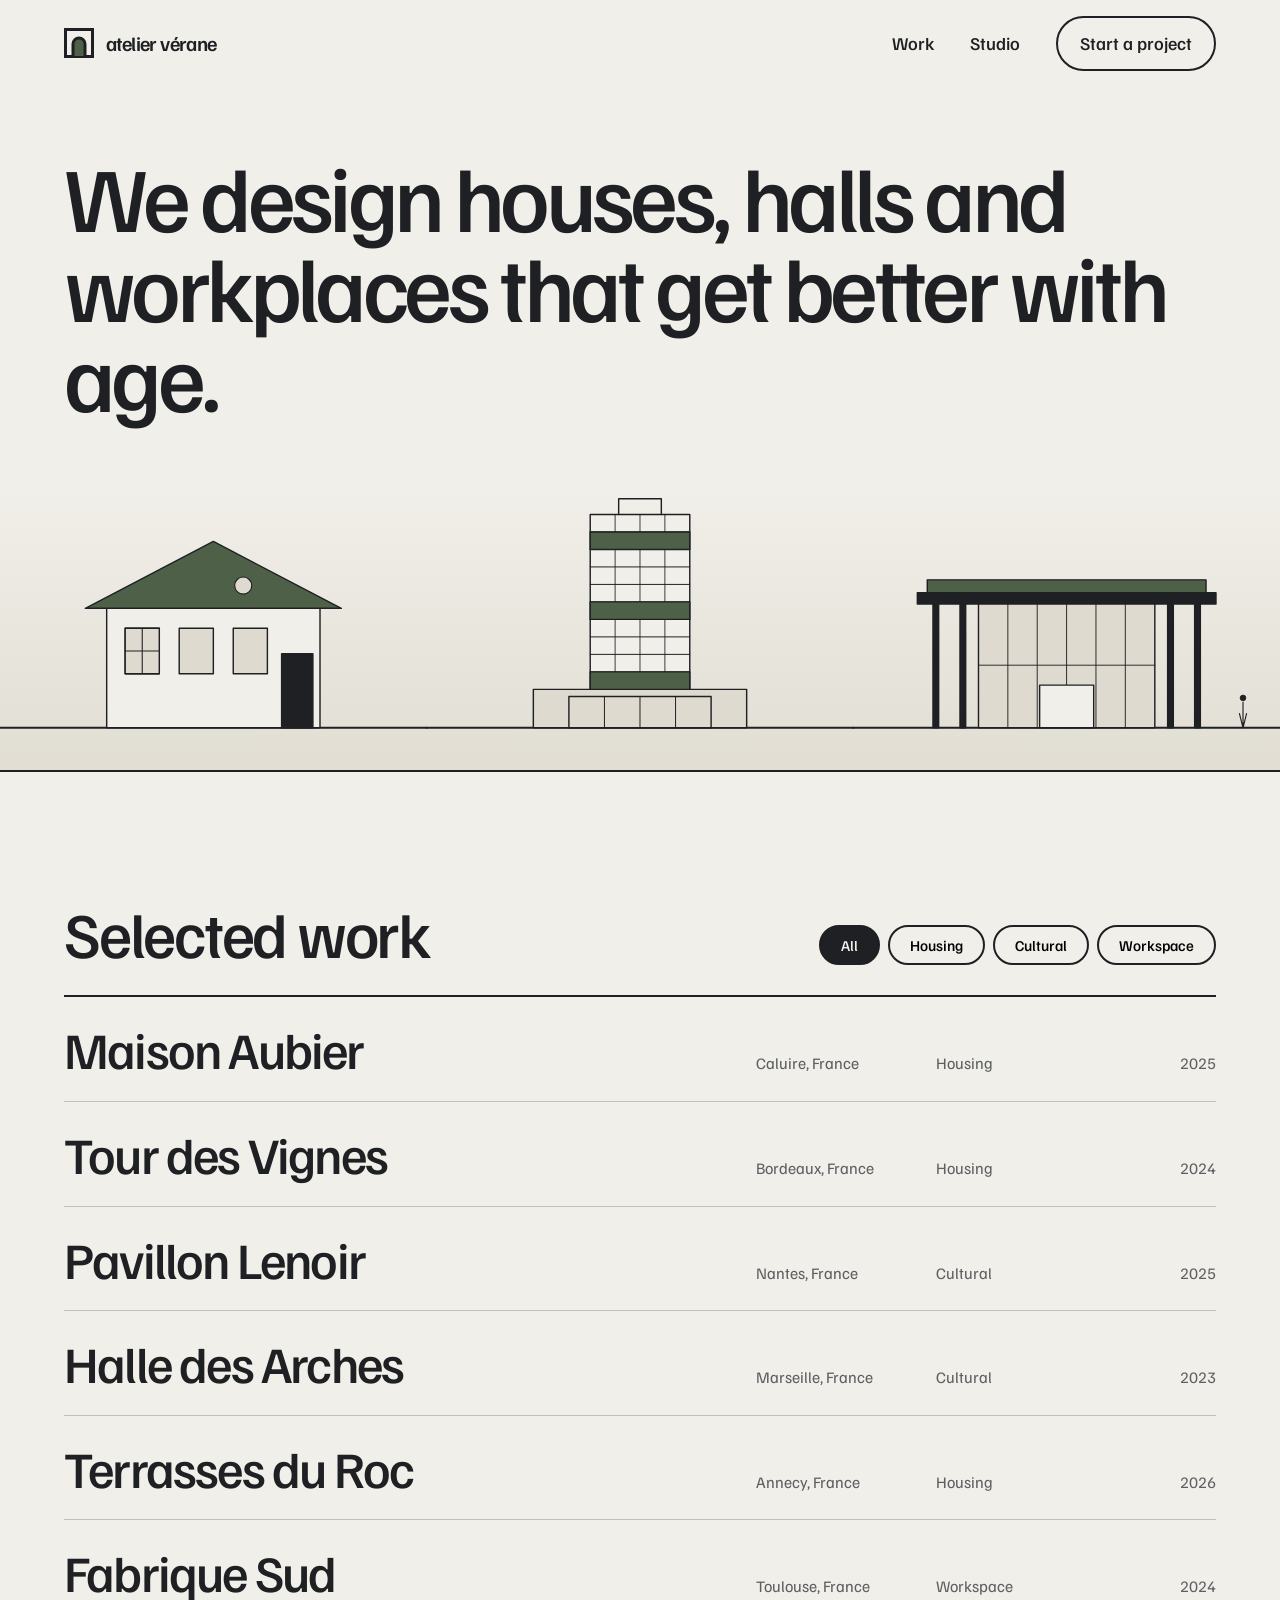
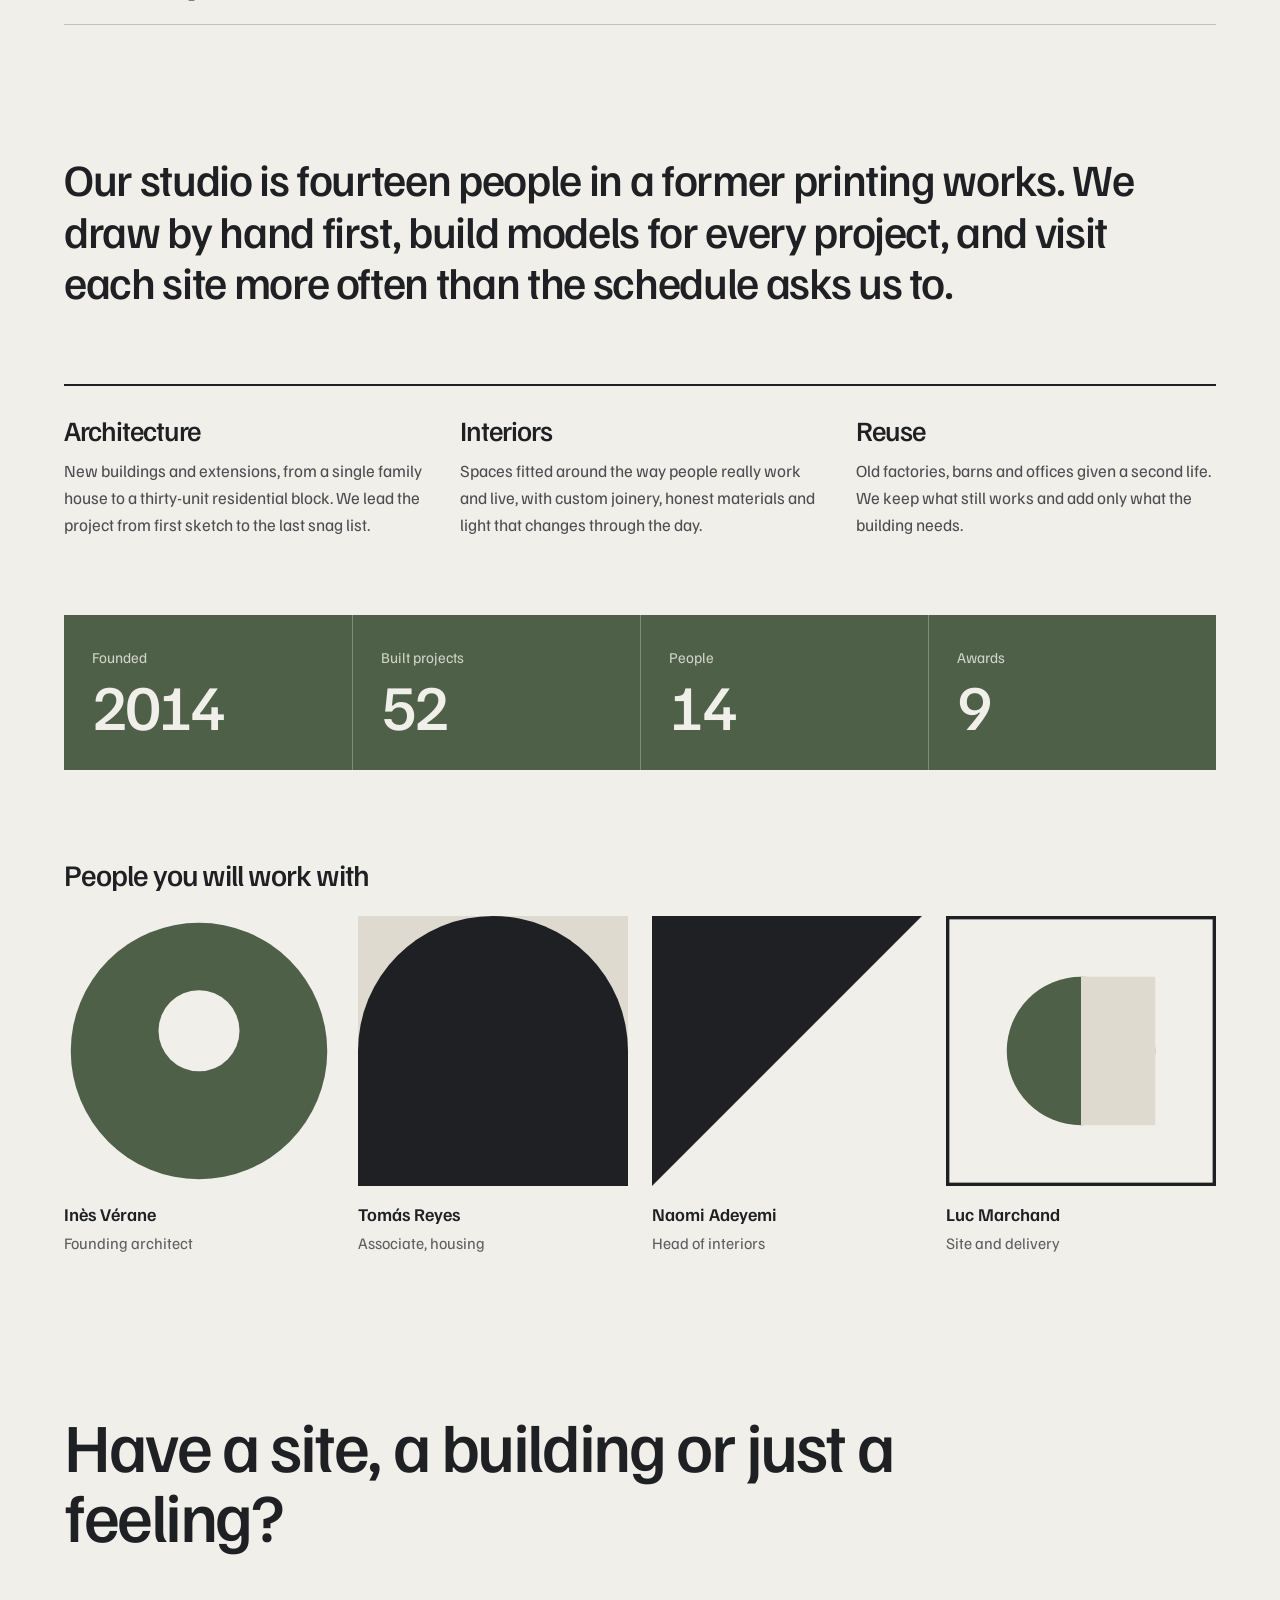
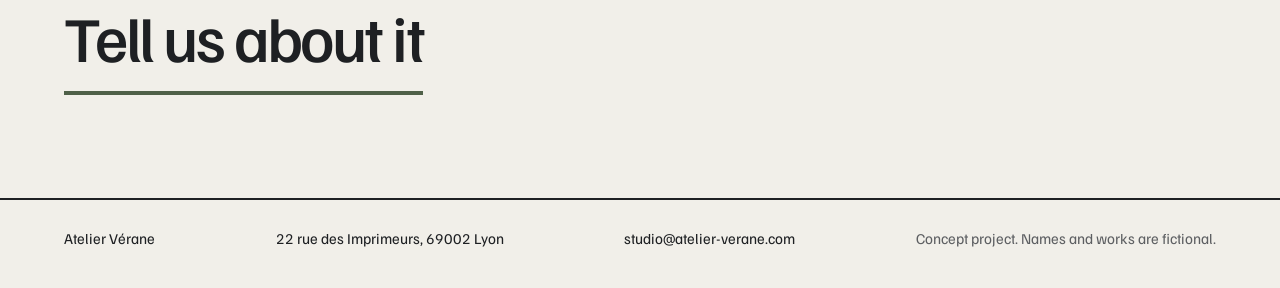
<file: index.html>
<!doctype html>
<html lang="en">
<head>
<meta charset="utf-8">
<meta name="viewport" content="width=device-width,initial-scale=1">
<title>Atelier Vérane: architecture and interiors</title>
<meta name="description" content="Atelier Vérane is an architecture and interiors studio designing homes, public buildings and workplaces that improve with age.">
<meta property="og:title" content="Atelier Vérane: architecture and interiors">
<meta property="og:description" content="Homes, halls and workplaces that improve with age.">
<meta name="theme-color" content="#F1EFE9">
<link rel="icon" href="favicon.svg" type="image/svg+xml">
<link rel="preconnect" href="https://fonts.googleapis.com">
<link rel="preconnect" href="https://fonts.gstatic.com" crossorigin>
<link href="https://fonts.googleapis.com/css2?family=Familjen+Grotesk:ital,wght@0,400;0,500;0,600;1,400&display=swap" rel="stylesheet">
<link rel="stylesheet" href="style.css">
</head>
<body class="home">

<header class="nav">
  <a class="logo" href="index.html" aria-label="Atelier Vérane home">
    <svg width="30" height="30" viewBox="0 0 30 30" aria-hidden="true"><rect x="1.5" y="1.5" width="27" height="27" fill="none" stroke="currentColor" stroke-width="3"/><path d="M9 28V16a6 6 0 0 1 12 0v12" fill="#4F6048" stroke="currentColor" stroke-width="3"/></svg>
    <span>atelier vérane</span>
  </a>
  <nav id="menu" aria-label="Main">
    <a href="index.html#work">Work</a>
    <a href="index.html#studio">Studio</a>
    <a href="contact.html" class="pill">Start a project</a>
  </nav>
  <button class="burger" id="burger" aria-label="Open menu" aria-expanded="false" aria-controls="menu"><span></span><span></span></button>
</header>

<main>
  <section class="hero">
    <h1>We design houses, halls and workplaces that get better with age.</h1>
    <div class="skyline" id="skyline" role="img" aria-label="Line elevations of three Atelier Vérane buildings: a house, a tower and a pavilion"></div>
  </section>

  <section class="sec" id="work">
    <div class="sec-top">
      <h2>Selected work</h2>
      <div class="chips" id="chips" role="group" aria-label="Filter projects">
        <button class="on" data-f="all">All</button><button data-f="Housing">Housing</button><button data-f="Cultural">Cultural</button><button data-f="Workspace">Workspace</button>
      </div>
    </div>
    <div class="list" id="list"></div>
  </section>

  <section class="sec studio" id="studio">
    <p class="statement">Our studio is fourteen people in a former printing works. We draw by hand first, build models for every project, and visit each site more often than the schedule asks us to.</p>
    <div class="cols">
      <div><h3>Architecture</h3><p>New buildings and extensions, from a single family house to a thirty-unit residential block. We lead the project from first sketch to the last snag list.</p></div>
      <div><h3>Interiors</h3><p>Spaces fitted around the way people really work and live, with custom joinery, honest materials and light that changes through the day.</p></div>
      <div><h3>Reuse</h3><p>Old factories, barns and offices given a second life. We keep what still works and add only what the building needs.</p></div>
    </div>
    <dl class="facts">
      <div><dt>Founded</dt><dd>2014</dd></div>
      <div><dt>Built projects</dt><dd>52</dd></div>
      <div><dt>People</dt><dd>14</dd></div>
      <div><dt>Awards</dt><dd>9</dd></div>
    </dl>

    <h3 class="team-h">People you will work with</h3>
    <ul class="team">
      <li><svg viewBox="0 0 80 80" aria-hidden="true"><circle cx="40" cy="40" r="38" fill="#4F6048"/><circle cx="40" cy="34" r="12" fill="#F1EFE9"/></svg><b>Inès Vérane</b><span>Founding architect</span></li>
      <li><svg viewBox="0 0 80 80" aria-hidden="true"><rect width="80" height="80" fill="#DEDACF"/><path d="M0 80V40a40 40 0 0 1 80 0v40z" fill="#1E2023"/></svg><b>Tomás Reyes</b><span>Associate, housing</span></li>
      <li><svg viewBox="0 0 80 80" aria-hidden="true"><rect width="80" height="80" fill="#1E2023"/><path d="M0 80L80 0v80z" fill="#F1EFE9"/></svg><b>Naomi Adeyemi</b><span>Head of interiors</span></li>
      <li><svg viewBox="0 0 80 80" aria-hidden="true"><rect width="80" height="80" fill="#F1EFE9" stroke="#1E2023" stroke-width="2"/><circle cx="40" cy="40" r="22" fill="#4F6048"/><rect x="40" y="18" width="22" height="44" fill="#DEDACF"/></svg><b>Luc Marchand</b><span>Site and delivery</span></li>
    </ul>
  </section>

  <section class="cta">
    <h2>Have a site, a building or just a feeling?</h2>
    <a class="big-link" href="contact.html">Tell us about it</a>
  </section>
</main>

<footer class="foot">
  <span>Atelier Vérane</span>
  <span>22 rue des Imprimeurs, 69002 Lyon</span>
  <span>studio@atelier-verane.com</span>
  <span class="note">Concept project. Names and works are fictional.</span>
</footer>

<script src="app.js"></script>
</body>
</html>
</file>
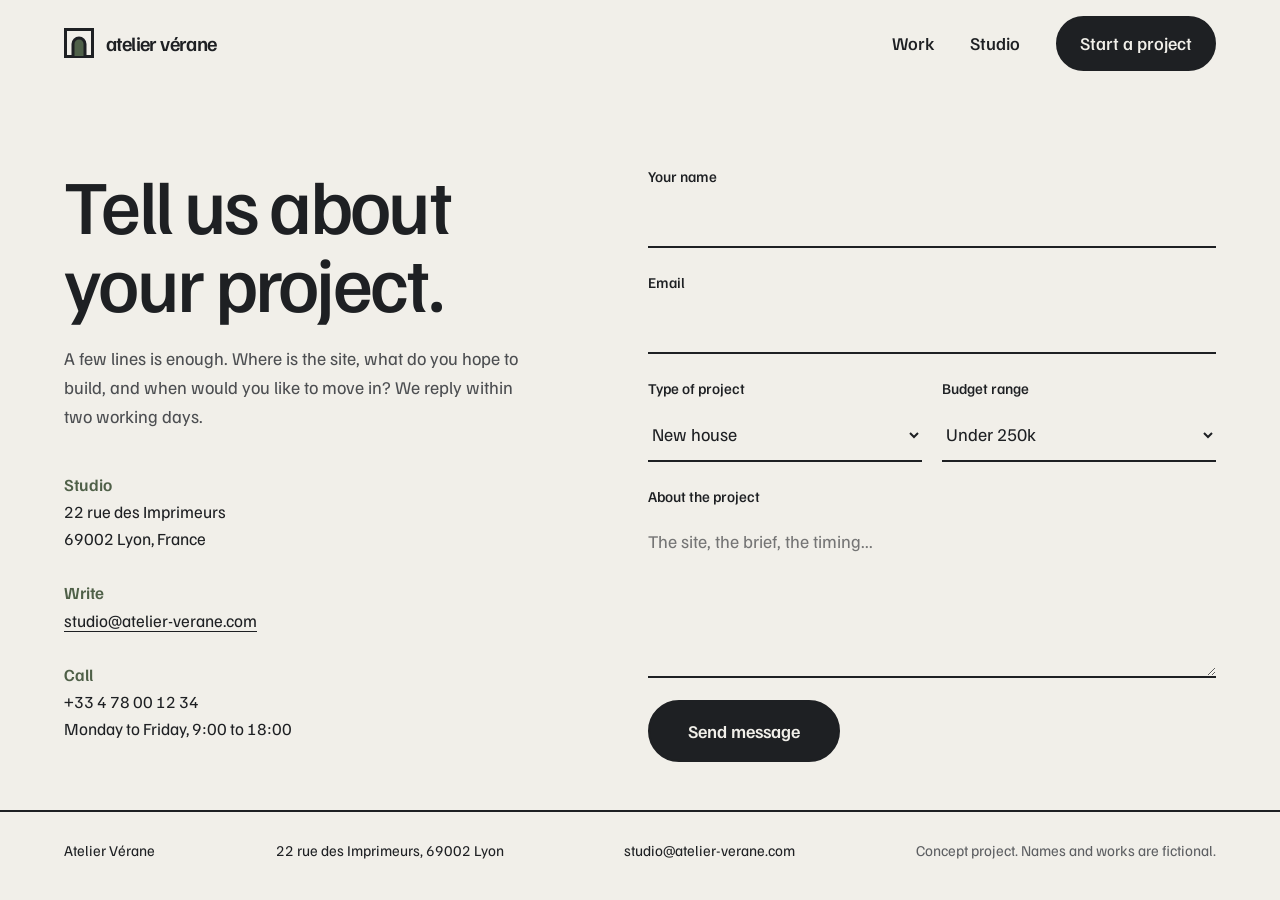
<file: contact.html>
<!doctype html>
<html lang="en">
<head>
<meta charset="utf-8">
<meta name="viewport" content="width=device-width,initial-scale=1">
<title>Start a project | Atelier Vérane</title>
<meta name="description" content="Tell Atelier Vérane about your site, your brief and your timing. We reply within two working days.">
<meta name="theme-color" content="#F1EFE9">
<link rel="icon" href="favicon.svg" type="image/svg+xml">
<link rel="preconnect" href="https://fonts.googleapis.com">
<link rel="preconnect" href="https://fonts.gstatic.com" crossorigin>
<link href="https://fonts.googleapis.com/css2?family=Familjen+Grotesk:ital,wght@0,400;0,500;0,600;1,400&display=swap" rel="stylesheet">
<link rel="stylesheet" href="style.css">
</head>
<body class="contact">

<header class="nav">
  <a class="logo" href="index.html" aria-label="Atelier Vérane home">
    <svg width="30" height="30" viewBox="0 0 30 30" aria-hidden="true"><rect x="1.5" y="1.5" width="27" height="27" fill="none" stroke="currentColor" stroke-width="3"/><path d="M9 28V16a6 6 0 0 1 12 0v12" fill="#4F6048" stroke="currentColor" stroke-width="3"/></svg>
    <span>atelier vérane</span>
  </a>
  <nav id="menu" aria-label="Main">
    <a href="index.html#work">Work</a>
    <a href="index.html#studio">Studio</a>
    <a href="contact.html" class="pill" aria-current="page">Start a project</a>
  </nav>
  <button class="burger" id="burger" aria-label="Open menu" aria-expanded="false" aria-controls="menu"><span></span><span></span></button>
</header>

<main class="ct">
  <div class="ct-intro">
    <h1>Tell us about your project.</h1>
    <p>A few lines is enough. Where is the site, what do you hope to build, and when would you like to move in? We reply within two working days.</p>
    <address>
      <b>Studio</b>22 rue des Imprimeurs<br>69002 Lyon, France<br><br>
      <b>Write</b><a href="mailto:studio@atelier-verane.com">studio@atelier-verane.com</a><br><br>
      <b>Call</b>+33 4 78 00 12 34<br>Monday to Friday, 9:00 to 18:00
    </address>
  </div>

  <form class="ct-form" id="contactForm" data-endpoint="https://formspree.io/f/myewbejj" novalidate>
    <label>Your name<input name="name" required autocomplete="name"></label>
    <label>Email<input name="email" type="email" required autocomplete="email"></label>
    <div class="two">
      <label>Type of project
        <select name="type"><option>New house</option><option>Extension or renovation</option><option>Public or cultural building</option><option>Workplace or interior</option><option>Not sure yet</option></select>
      </label>
      <label>Budget range
        <select name="budget"><option>Under 250k</option><option>250k to 750k</option><option>750k to 2M</option><option>Over 2M</option><option>To be defined</option></select>
      </label>
    </div>
    <label>About the project<textarea name="message" rows="6" required placeholder="The site, the brief, the timing..."></textarea></label>
    <label class="trap" aria-hidden="true">Leave empty<input name="botcheck" tabindex="-1" autocomplete="off"></label>
    <button class="submit" type="submit">Send message</button>
    <p class="msg" role="status" aria-live="polite"></p>
  </form>
</main>

<footer class="foot">
  <span>Atelier Vérane</span>
  <span>22 rue des Imprimeurs, 69002 Lyon</span>
  <span>studio@atelier-verane.com</span>
  <span class="note">Concept project. Names and works are fictional.</span>
</footer>

<script src="app.js"></script>
</body>
</html>
</file>
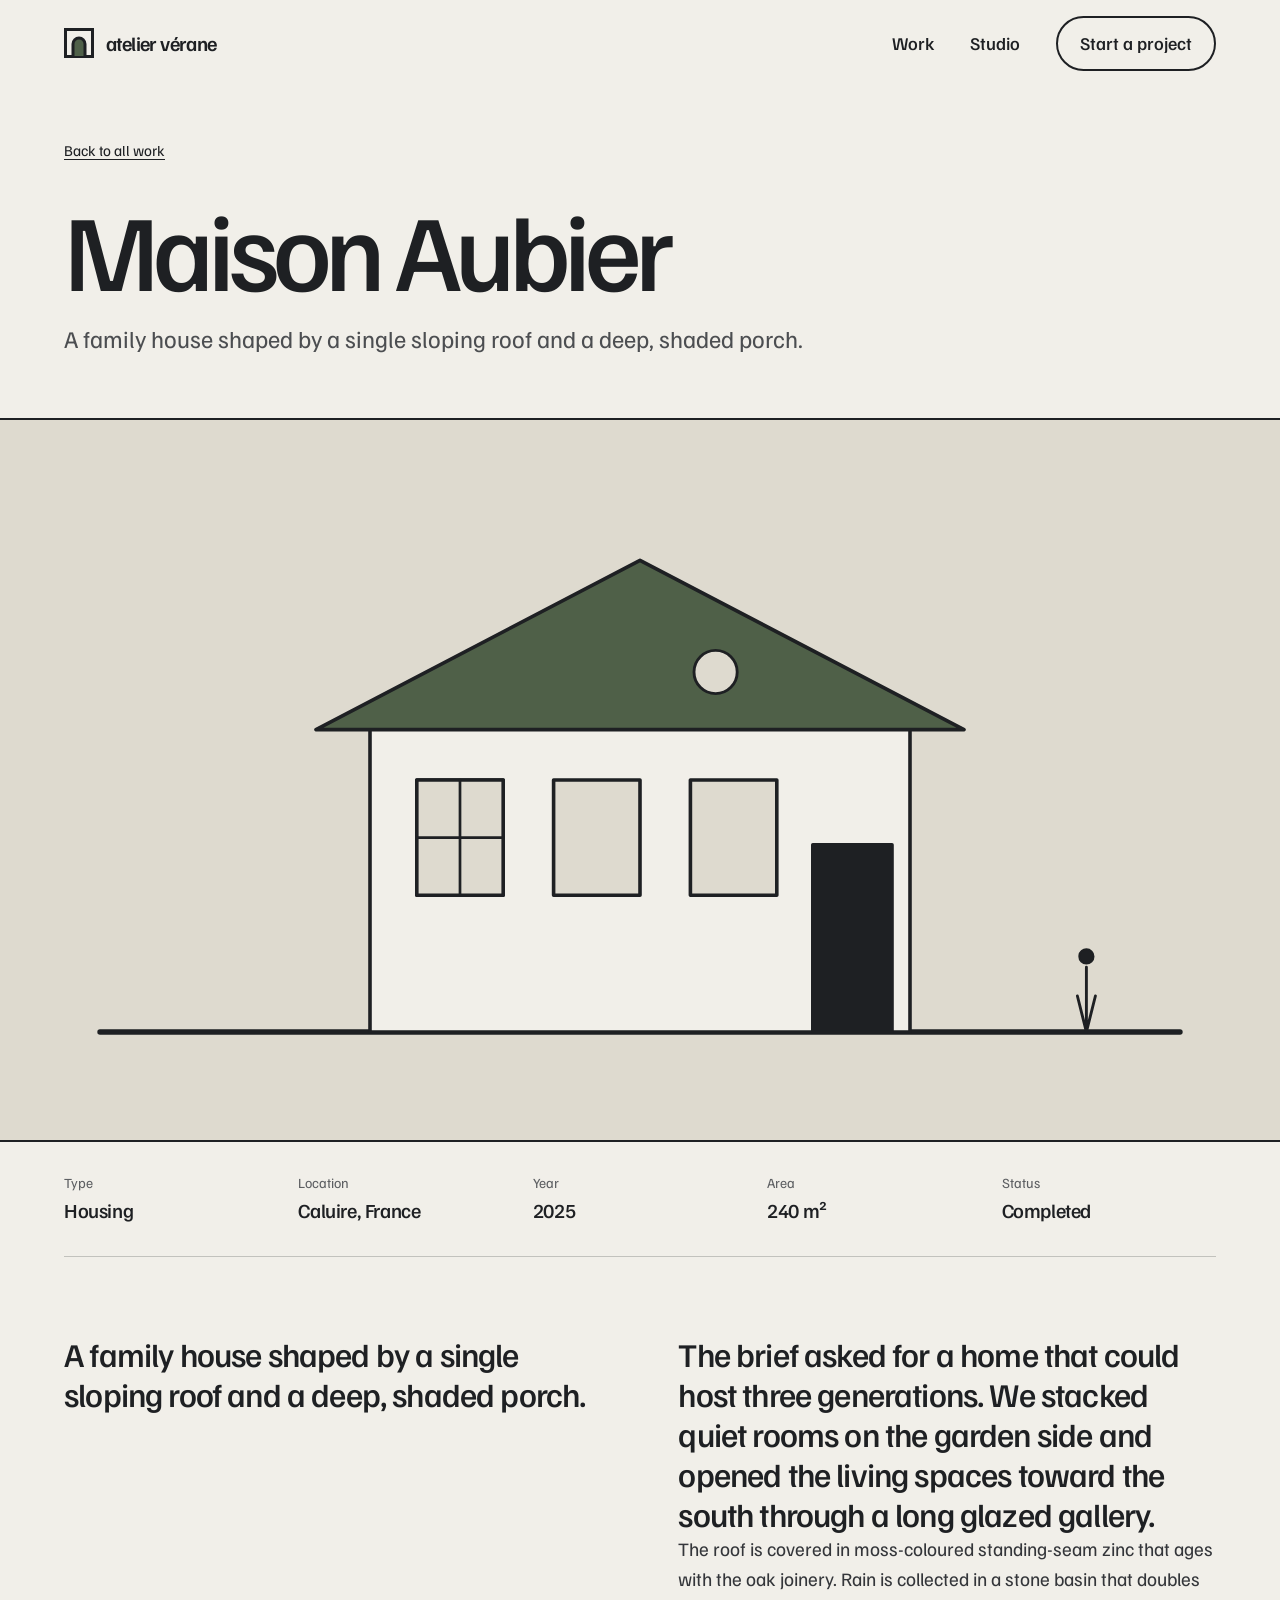
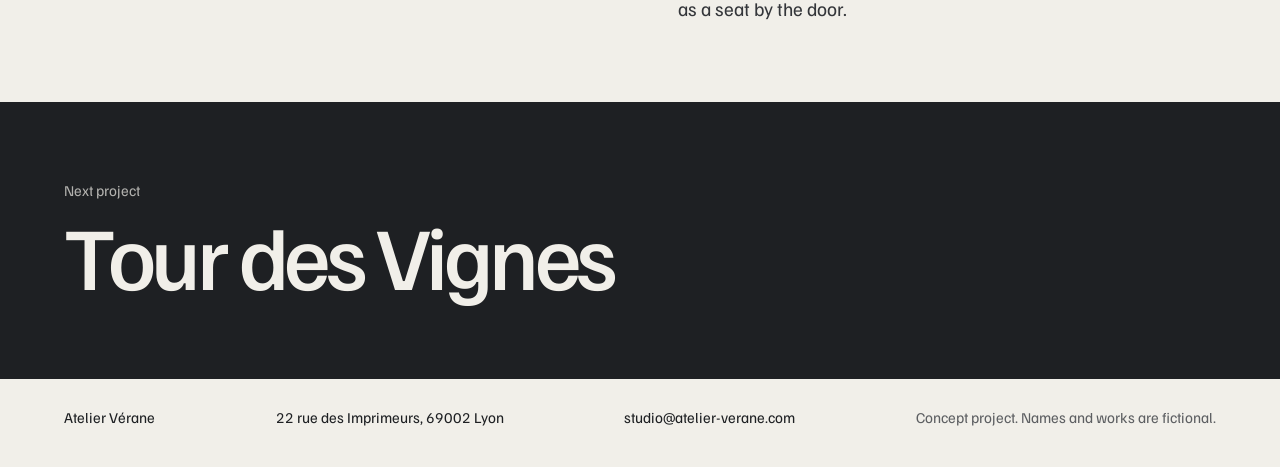
<file: project.html>
<!doctype html>
<html lang="en">
<head>
<meta charset="utf-8">
<meta name="viewport" content="width=device-width,initial-scale=1">
<title>Project | Atelier Vérane</title>
<meta name="description" content="A project by Atelier Vérane, architecture and interiors studio.">
<meta name="theme-color" content="#F1EFE9">
<link rel="icon" href="favicon.svg" type="image/svg+xml">
<link rel="preconnect" href="https://fonts.googleapis.com">
<link rel="preconnect" href="https://fonts.gstatic.com" crossorigin>
<link href="https://fonts.googleapis.com/css2?family=Familjen+Grotesk:ital,wght@0,400;0,500;0,600;1,400&display=swap" rel="stylesheet">
<link rel="stylesheet" href="style.css">
</head>
<body class="proj">

<header class="nav">
  <a class="logo" href="index.html" aria-label="Atelier Vérane home">
    <svg width="30" height="30" viewBox="0 0 30 30" aria-hidden="true"><rect x="1.5" y="1.5" width="27" height="27" fill="none" stroke="currentColor" stroke-width="3"/><path d="M9 28V16a6 6 0 0 1 12 0v12" fill="#4F6048" stroke="currentColor" stroke-width="3"/></svg>
    <span>atelier vérane</span>
  </a>
  <nav id="menu" aria-label="Main">
    <a href="index.html#work">Work</a>
    <a href="index.html#studio">Studio</a>
    <a href="contact.html" class="pill">Start a project</a>
  </nav>
  <button class="burger" id="burger" aria-label="Open menu" aria-expanded="false" aria-controls="menu"><span></span><span></span></button>
</header>

<main id="project" class="pj">
  <p class="back"><a href="index.html#work">Back to all work</a></p>
  <h1 id="pName">Loading project</h1>
  <p class="pj-sub" id="pSub"></p>
  <div class="pj-art" id="pArt" role="img" aria-label="Elevation drawing of the project"></div>
  <dl class="meta" id="pMeta"></dl>
  <div class="pj-text" id="pText"></div>
  <a class="next" id="pNext" href="index.html#work"></a>
</main>

<footer class="foot">
  <span>Atelier Vérane</span>
  <span>22 rue des Imprimeurs, 69002 Lyon</span>
  <span>studio@atelier-verane.com</span>
  <span class="note">Concept project. Names and works are fictional.</span>
</footer>

<script src="app.js"></script>
</body>
</html>
</file>
<file: style.css>
:root{--paper:#F1EFE9;--stone:#DEDACF;--char:#1E2023;--moss:#4F6048;--rule:rgba(30,32,35,.22);--f:'Familjen Grotesk',system-ui,sans-serif;--pad:clamp(20px,5vw,72px)}
*{box-sizing:border-box;margin:0;padding:0}
html{scroll-behavior:smooth;scroll-padding-top:80px}
body{font:400 18px/1.6 var(--f);color:var(--char);background:var(--paper);-webkit-font-smoothing:antialiased;overflow-x:hidden}
a{color:inherit;text-decoration:none}ul{list-style:none}
h1,h2,h3{font-weight:500;letter-spacing:-.035em;line-height:1.02}
:focus-visible{outline:3px solid var(--moss);outline-offset:3px}

.nav{position:sticky;top:0;z-index:50;display:flex;justify-content:space-between;align-items:center;padding:16px var(--pad);background:rgba(241,239,233,.9);backdrop-filter:blur(8px)}
.logo{display:flex;gap:12px;align-items:center;font-weight:600;font-size:20px;letter-spacing:-.03em}
.nav nav{display:flex;align-items:center;gap:36px;font-weight:500}
.nav nav a:not(.pill){position:relative}
.nav nav a:not(.pill)::after{content:"";position:absolute;left:0;bottom:-4px;height:2px;width:100%;background:var(--moss);transform:scaleX(0);transform-origin:left;transition:transform .25s}
.nav nav a:not(.pill):hover::after{transform:scaleX(1)}
.pill{padding:11px 22px;border:2px solid var(--char);border-radius:999px;transition:.2s}
.pill:hover,.pill[aria-current]{background:var(--char);color:var(--paper)}
.burger{display:none;width:44px;height:44px;background:none;border:0;position:relative;cursor:pointer}
.burger span{position:absolute;left:10px;right:10px;height:2.5px;background:var(--char);transition:.25s}
.burger span:first-child{top:16px}.burger span:last-child{top:25px}
.burger[aria-expanded=true] span:first-child{top:21px;transform:rotate(45deg)}
.burger[aria-expanded=true] span:last-child{top:21px;transform:rotate(-45deg)}

/* hero */
.hero{padding-top:clamp(28px,5vw,64px)}
.hero h1{font-size:clamp(40px,7.2vw,112px);letter-spacing:-.05em;line-height:.98;max-width:13.5em;padding:0 var(--pad)}
.skyline{margin-top:clamp(30px,5vw,70px);overflow:hidden;border-bottom:2px solid var(--char);background:linear-gradient(var(--paper),var(--stone) 120%)}
.skyline svg{display:block;width:max(100%,1000px);height:auto;position:relative;left:50%;transform:translateX(-50%)}
.draw path{stroke-dasharray:1;stroke-dashoffset:1;fill-opacity:0;animation:dr 1.8s cubic-bezier(.5,.1,.2,1) forwards;animation-delay:calc(var(--i)*35ms)}
@keyframes dr{60%{fill-opacity:0}100%{stroke-dashoffset:0;fill-opacity:1}}

.sec{padding:clamp(70px,10vw,150px) var(--pad) 0}
.sec-top{display:flex;flex-wrap:wrap;gap:18px 40px;justify-content:space-between;align-items:end;margin-bottom:30px}
.sec h2{font-size:clamp(34px,5vw,64px)}
.chips{display:flex;gap:8px;flex-wrap:wrap}
.chips button{font:500 15px var(--f);padding:9px 20px;border:2px solid var(--char);background:none;border-radius:999px;cursor:pointer;transition:.15s}
.chips button:hover{background:var(--stone)}.chips .on{background:var(--char);color:var(--paper)}

/* project list: rows open on hover */
.list{border-top:2px solid var(--char)}
.row{display:block;border-bottom:1.5px solid var(--rule)}
.row[hidden]{display:none}
.r-head{display:grid;grid-template-columns:1fr 160px 190px 70px;gap:20px;align-items:baseline;padding:26px 0 24px}
.r-head h3{font-size:clamp(28px,4vw,56px);transition:transform .35s,color .2s}
.r-head span{font-size:16px;color:#5d5f62}
.r-head .yr{text-align:right}
.reveal{display:grid;grid-template-rows:0fr;transition:grid-template-rows .55s cubic-bezier(.3,.8,.2,1)}
.reveal>div{overflow:hidden;min-height:0}
.r-body{display:grid;grid-template-columns:1.2fr 1fr;gap:30px;align-items:end;padding-bottom:30px}
.r-body svg{width:100%;height:auto;display:block;background:var(--stone)}
.r-body p{max-width:26em;color:#4c4e51;font-size:17px}
.r-body b{display:inline-block;margin-top:14px;border-bottom:2px solid var(--moss);font-weight:500}
.row:hover .reveal,.row:focus-visible .reveal{grid-template-rows:1fr}
.row:hover h3{transform:translateX(14px);color:var(--moss)}
@media(hover:none){.reveal{grid-template-rows:1fr}}

/* studio */
.statement{font-size:clamp(26px,3.5vw,48px);line-height:1.15;letter-spacing:-.03em;max-width:24em;font-weight:500}
.cols{display:grid;grid-template-columns:repeat(3,1fr);gap:36px;margin-top:clamp(40px,6vw,80px);padding-top:30px;border-top:2px solid var(--char)}
.cols h3{font-size:28px;margin-bottom:12px}.cols p{color:#4c4e51;font-size:17px}
.facts{display:grid;grid-template-columns:repeat(4,1fr);gap:0;margin-top:clamp(40px,6vw,80px);background:var(--moss);color:var(--paper)}
.facts div{padding:30px 28px}.facts div+div{border-left:1.5px solid rgba(241,239,233,.3)}
.facts dt{font-size:15px;opacity:.8}.facts dd{font-size:clamp(40px,5vw,72px);font-weight:500;letter-spacing:-.05em;line-height:1.1}
.team-h{font-size:30px;margin:clamp(50px,7vw,100px) 0 26px}
.team{display:grid;grid-template-columns:repeat(4,1fr);gap:24px}
.team li{display:grid;gap:2px}
.team svg{width:100%;aspect-ratio:1;display:block;margin-bottom:12px}
.team b{font-weight:600}.team span{color:#5d5f62;font-size:16px}

.cta{padding:clamp(80px,12vw,180px) var(--pad) clamp(60px,8vw,110px)}
.cta h2{font-size:clamp(34px,5.4vw,78px);max-width:13em;margin-bottom:34px}
.big-link{display:inline-block;font-size:clamp(30px,5vw,70px);font-weight:500;letter-spacing:-.04em;border-bottom:4px solid var(--moss);padding-bottom:4px;transition:.25s}
.big-link:hover{color:var(--moss);padding-left:18px}

.foot{display:flex;flex-wrap:wrap;gap:10px 40px;justify-content:space-between;padding:26px var(--pad) 38px;border-top:2px solid var(--char);font-size:15px}
.foot .note{color:#5d5f62}

/* project page */
.pj{padding:clamp(24px,4vw,56px) var(--pad) 0}
.back{font-size:15px;margin-bottom:34px}.back a{border-bottom:1.5px solid var(--char)}
.pj h1{font-size:clamp(44px,8.5vw,130px);letter-spacing:-.055em;line-height:.95}
.pj-sub{font-size:clamp(18px,2vw,24px);margin-top:20px;color:#4c4e51}
.pj-art{margin:clamp(30px,5vw,60px) calc(var(--pad)*-1) 0;background:var(--stone);border-block:2px solid var(--char)}
.pj-art svg{display:block;width:100%;height:auto;max-height:80vh}
.meta{display:grid;grid-template-columns:repeat(5,1fr);gap:20px;padding:30px 0;border-bottom:1.5px solid var(--rule)}
.meta dt{font-size:14px;color:#5d5f62}.meta dd{font-size:20px;font-weight:500;letter-spacing:-.02em}
.pj-text{display:grid;grid-template-columns:1fr 1fr;gap:clamp(20px,6vw,100px);padding:clamp(40px,6vw,90px) 0}
.pj-text p{font-size:19px;color:#34363a;max-width:30em}.pj-text p:first-child{font-size:clamp(24px,2.6vw,34px);line-height:1.2;letter-spacing:-.025em;color:var(--char);font-weight:500}
.next{display:block;margin:0 calc(var(--pad)*-1);padding:clamp(40px,6vw,90px) var(--pad);background:var(--char);color:var(--paper);transition:background .3s}
.next:hover{background:var(--moss)}
.next small{display:block;font-size:15px;opacity:.7;margin-bottom:8px}
.next strong{font-size:clamp(36px,7vw,100px);font-weight:500;letter-spacing:-.05em;line-height:1}

/* contact */
.ct{display:grid;grid-template-columns:1fr 1.15fr;gap:clamp(30px,7vw,120px);padding:clamp(30px,6vw,90px) var(--pad) 0}
.ct h1{font-size:clamp(40px,6vw,88px);margin-bottom:24px}
.ct-intro p{max-width:26em;color:#4c4e51;margin-bottom:40px}
address{font-style:normal;font-size:17px}address b{display:block;font-weight:600;color:var(--moss)}address a{border-bottom:1.5px solid var(--char)}
.ct-form{display:grid;gap:22px;align-content:start}
.ct-form label{display:grid;gap:8px;font-weight:500;font-size:15px}
.two{display:grid;grid-template-columns:1fr 1fr;gap:20px}
.ct-form input,.ct-form select,.ct-form textarea{font:400 18px var(--f);padding:14px 0;border:0;border-bottom:2px solid var(--char);background:transparent;color:var(--char);border-radius:0;resize:vertical}
.ct-form input:focus,.ct-form select:focus,.ct-form textarea:focus{outline:0;border-bottom-color:var(--moss);box-shadow:0 2px 0 var(--moss)}
.trap{position:absolute!important;left:-9999px}
.submit{justify-self:start;font:600 18px var(--f);padding:18px 38px;background:var(--char);color:var(--paper);border:2px solid var(--char);border-radius:999px;cursor:pointer;transition:.2s}
.submit:hover{background:var(--moss);border-color:var(--moss);padding-right:52px}
.msg{min-height:26px;font-weight:500;color:var(--moss)}

@media(max-width:980px){
  .r-head{grid-template-columns:1fr auto;gap:6px 20px}.r-head .pl{display:none}
  .r-body{grid-template-columns:1fr}
  .cols,.pj-text,.ct{grid-template-columns:1fr}
  .facts,.team{grid-template-columns:1fr 1fr}.facts div:nth-child(3){border-left:0}.facts div:nth-child(n+3){border-top:1.5px solid rgba(241,239,233,.3)}
  .meta{grid-template-columns:1fr 1fr 1fr}
}
@media(max-width:760px){
  .burger{display:block}
  .nav nav{position:absolute;left:0;right:0;top:100%;flex-direction:column;align-items:stretch;gap:0;padding:8px var(--pad) 24px;background:var(--paper);border-bottom:2px solid var(--char);opacity:0;visibility:hidden;transform:translateY(-10px);transition:.25s}
  .nav nav.open{opacity:1;visibility:visible;transform:none}
  .nav nav a{padding:15px 0;border-bottom:1.5px solid var(--rule)}.nav nav .pill{margin-top:16px;text-align:center;border:2px solid var(--char)}
  .team{gap:18px}.meta{grid-template-columns:1fr 1fr}.two{grid-template-columns:1fr}
  .row:hover h3{transform:none}
}
@media(prefers-reduced-motion:reduce){*{animation:none!important;transition:none!important}.draw path{stroke-dashoffset:0;fill-opacity:1}}
</file>
